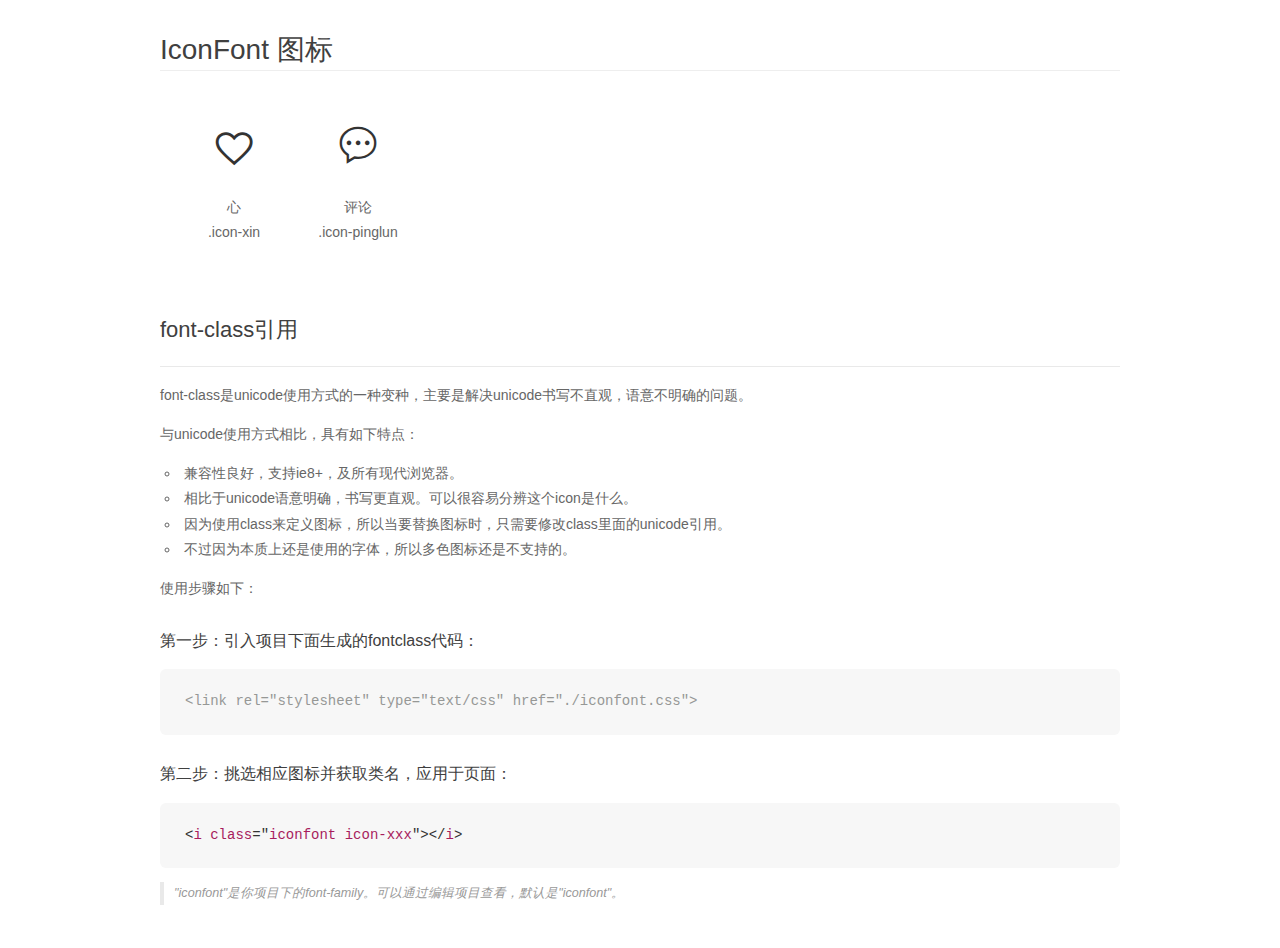
<file: infectious_disease_analysis_platform/visual/static/fonts/demo_fontclass.html>
<!DOCTYPE html>
<html>
<head>
    <meta charset="utf-8"/>
    <title>IconFont</title>
    <link rel="stylesheet" href="demo.css">
    <link rel="stylesheet" href="iconfont.css">
</head>
<body>
    <div class="main markdown">
        <h1>IconFont 图标</h1>
        <ul class="icon_lists clear">
            
                <li>
                <i class="icon iconfont icon-xin"></i>
                    <div class="name">心</div>
                    <div class="fontclass">.icon-xin</div>
                </li>
            
                <li>
                <i class="icon iconfont icon-pinglun"></i>
                    <div class="name">评论</div>
                    <div class="fontclass">.icon-pinglun</div>
                </li>
            
        </ul>

        <h2 id="font-class-">font-class引用</h2>
        <hr>

        <p>font-class是unicode使用方式的一种变种，主要是解决unicode书写不直观，语意不明确的问题。</p>
        <p>与unicode使用方式相比，具有如下特点：</p>
        <ul>
        <li>兼容性良好，支持ie8+，及所有现代浏览器。</li>
        <li>相比于unicode语意明确，书写更直观。可以很容易分辨这个icon是什么。</li>
        <li>因为使用class来定义图标，所以当要替换图标时，只需要修改class里面的unicode引用。</li>
        <li>不过因为本质上还是使用的字体，所以多色图标还是不支持的。</li>
        </ul>
        <p>使用步骤如下：</p>
        <h3 id="-fontclass-">第一步：引入项目下面生成的fontclass代码：</h3>


        <pre><code class="lang-js hljs javascript"><span class="hljs-comment">&lt;link rel="stylesheet" type="text/css" href="./iconfont.css"&gt;</span></code></pre>
        <h3 id="-">第二步：挑选相应图标并获取类名，应用于页面：</h3>
        <pre><code class="lang-css hljs">&lt;<span class="hljs-selector-tag">i</span> <span class="hljs-selector-tag">class</span>="<span class="hljs-selector-tag">iconfont</span> <span class="hljs-selector-tag">icon-xxx</span>"&gt;&lt;/<span class="hljs-selector-tag">i</span>&gt;</code></pre>
        <blockquote>
        <p>"iconfont"是你项目下的font-family。可以通过编辑项目查看，默认是"iconfont"。</p>
        </blockquote>
    </div>
</body>
</html>
</file>
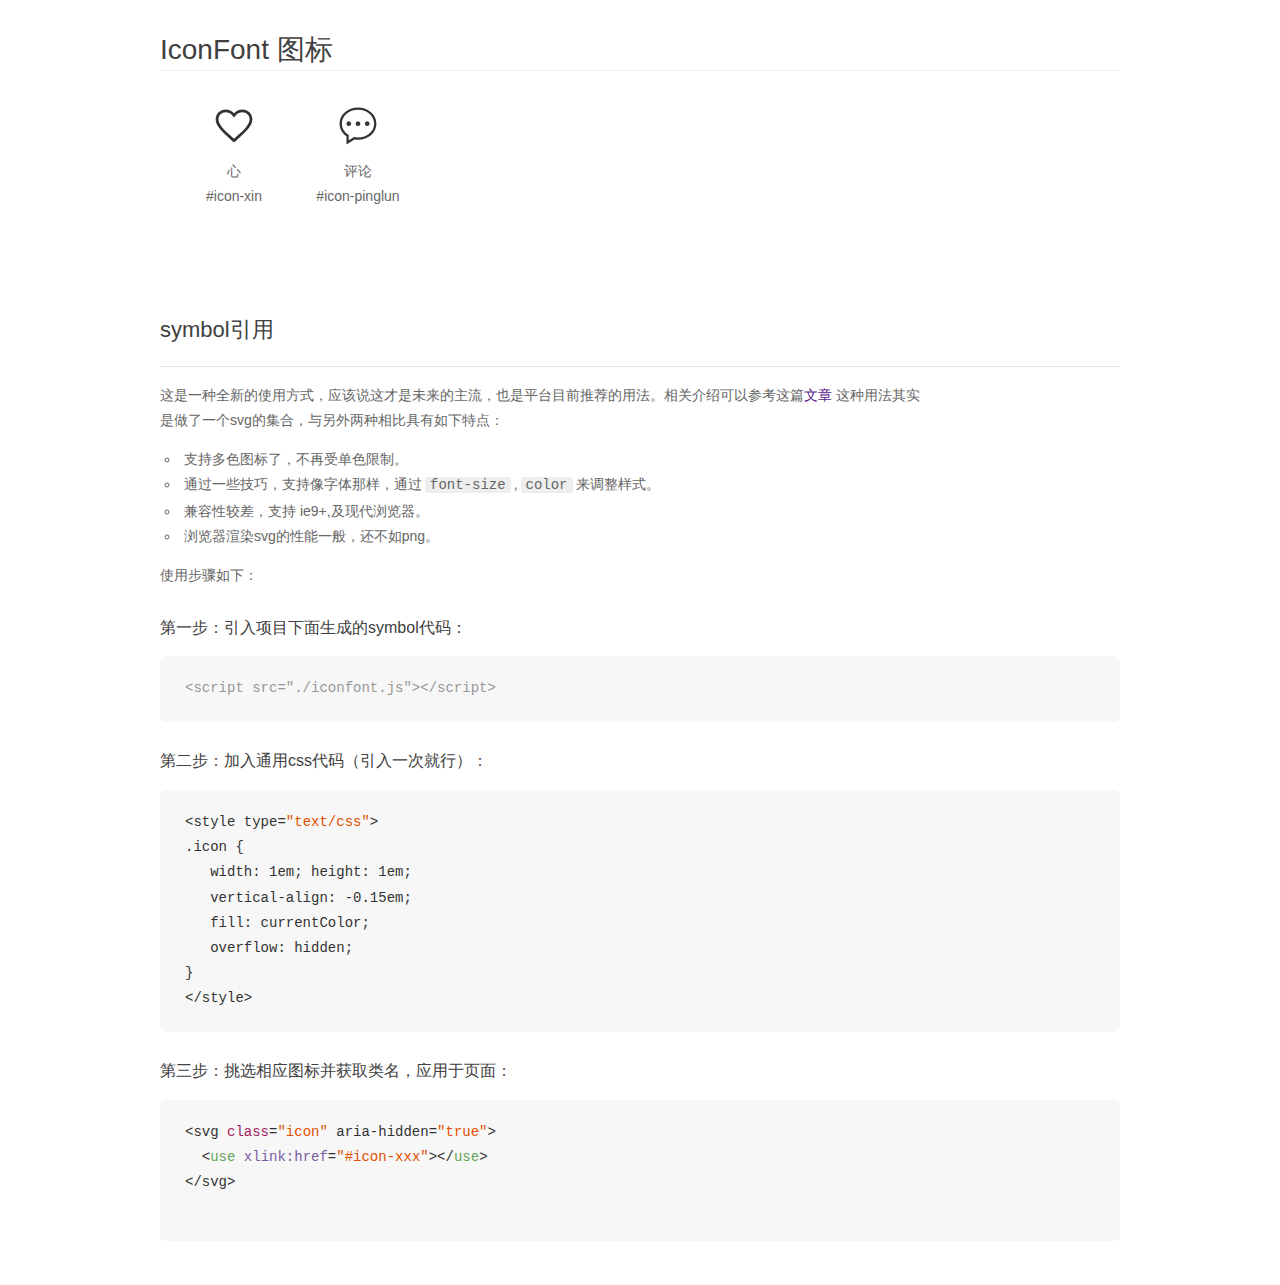
<file: infectious_disease_analysis_platform/visual/static/fonts/demo_symbol.html>
<!DOCTYPE html>
<html>
<head>
    <meta charset="utf-8"/>
    <title>IconFont</title>
    <link rel="stylesheet" href="demo.css">
    <script src="iconfont.js"></script>

    <style type="text/css">
        .icon {
          /* 通过设置 font-size 来改变图标大小 */
          width: 1em; height: 1em;
          /* 图标和文字相邻时，垂直对齐 */
          vertical-align: -0.15em;
          /* 通过设置 color 来改变 SVG 的颜色/fill */
          fill: currentColor;
          /* path 和 stroke 溢出 viewBox 部分在 IE 下会显示
             normalize.css 中也包含这行 */
          overflow: hidden;
        }

    </style>
</head>
<body>
    <div class="main markdown">
        <h1>IconFont 图标</h1>
        <ul class="icon_lists clear">
            
                <li>
                    <svg class="icon" aria-hidden="true">
                        <use xlink:href="#icon-xin"></use>
                    </svg>
                    <div class="name">心</div>
                    <div class="fontclass">#icon-xin</div>
                </li>
            
                <li>
                    <svg class="icon" aria-hidden="true">
                        <use xlink:href="#icon-pinglun"></use>
                    </svg>
                    <div class="name">评论</div>
                    <div class="fontclass">#icon-pinglun</div>
                </li>
            
        </ul>


        <h2 id="symbol-">symbol引用</h2>
        <hr>

        <p>这是一种全新的使用方式，应该说这才是未来的主流，也是平台目前推荐的用法。相关介绍可以参考这篇<a href="">文章</a>
        这种用法其实是做了一个svg的集合，与另外两种相比具有如下特点：</p>
        <ul>
          <li>支持多色图标了，不再受单色限制。</li>
          <li>通过一些技巧，支持像字体那样，通过<code>font-size</code>,<code>color</code>来调整样式。</li>
          <li>兼容性较差，支持 ie9+,及现代浏览器。</li>
          <li>浏览器渲染svg的性能一般，还不如png。</li>
        </ul>
        <p>使用步骤如下：</p>
        <h3 id="-symbol-">第一步：引入项目下面生成的symbol代码：</h3>
        <pre><code class="lang-js hljs javascript"><span class="hljs-comment">&lt;script src="./iconfont.js"&gt;&lt;/script&gt;</span></code></pre>
        <h3 id="-css-">第二步：加入通用css代码（引入一次就行）：</h3>
        <pre><code class="lang-js hljs javascript">&lt;style type=<span class="hljs-string">"text/css"</span>&gt;
.icon {
   width: <span class="hljs-number">1</span>em; height: <span class="hljs-number">1</span>em;
   vertical-align: <span class="hljs-number">-0.15</span>em;
   fill: currentColor;
   overflow: hidden;
}
&lt;<span class="hljs-regexp">/style&gt;</span></code></pre>
        <h3 id="-">第三步：挑选相应图标并获取类名，应用于页面：</h3>
        <pre><code class="lang-js hljs javascript">&lt;svg <span class="hljs-class"><span class="hljs-keyword">class</span></span>=<span class="hljs-string">"icon"</span> aria-hidden=<span class="hljs-string">"true"</span>&gt;<span class="xml"><span class="hljs-tag">
  &lt;<span class="hljs-name">use</span> <span class="hljs-attr">xlink:href</span>=<span class="hljs-string">"#icon-xxx"</span>&gt;</span><span class="hljs-tag">&lt;/<span class="hljs-name">use</span>&gt;</span>
</span>&lt;<span class="hljs-regexp">/svg&gt;
        </span></code></pre>
    </div>
</body>
</html>
</file>
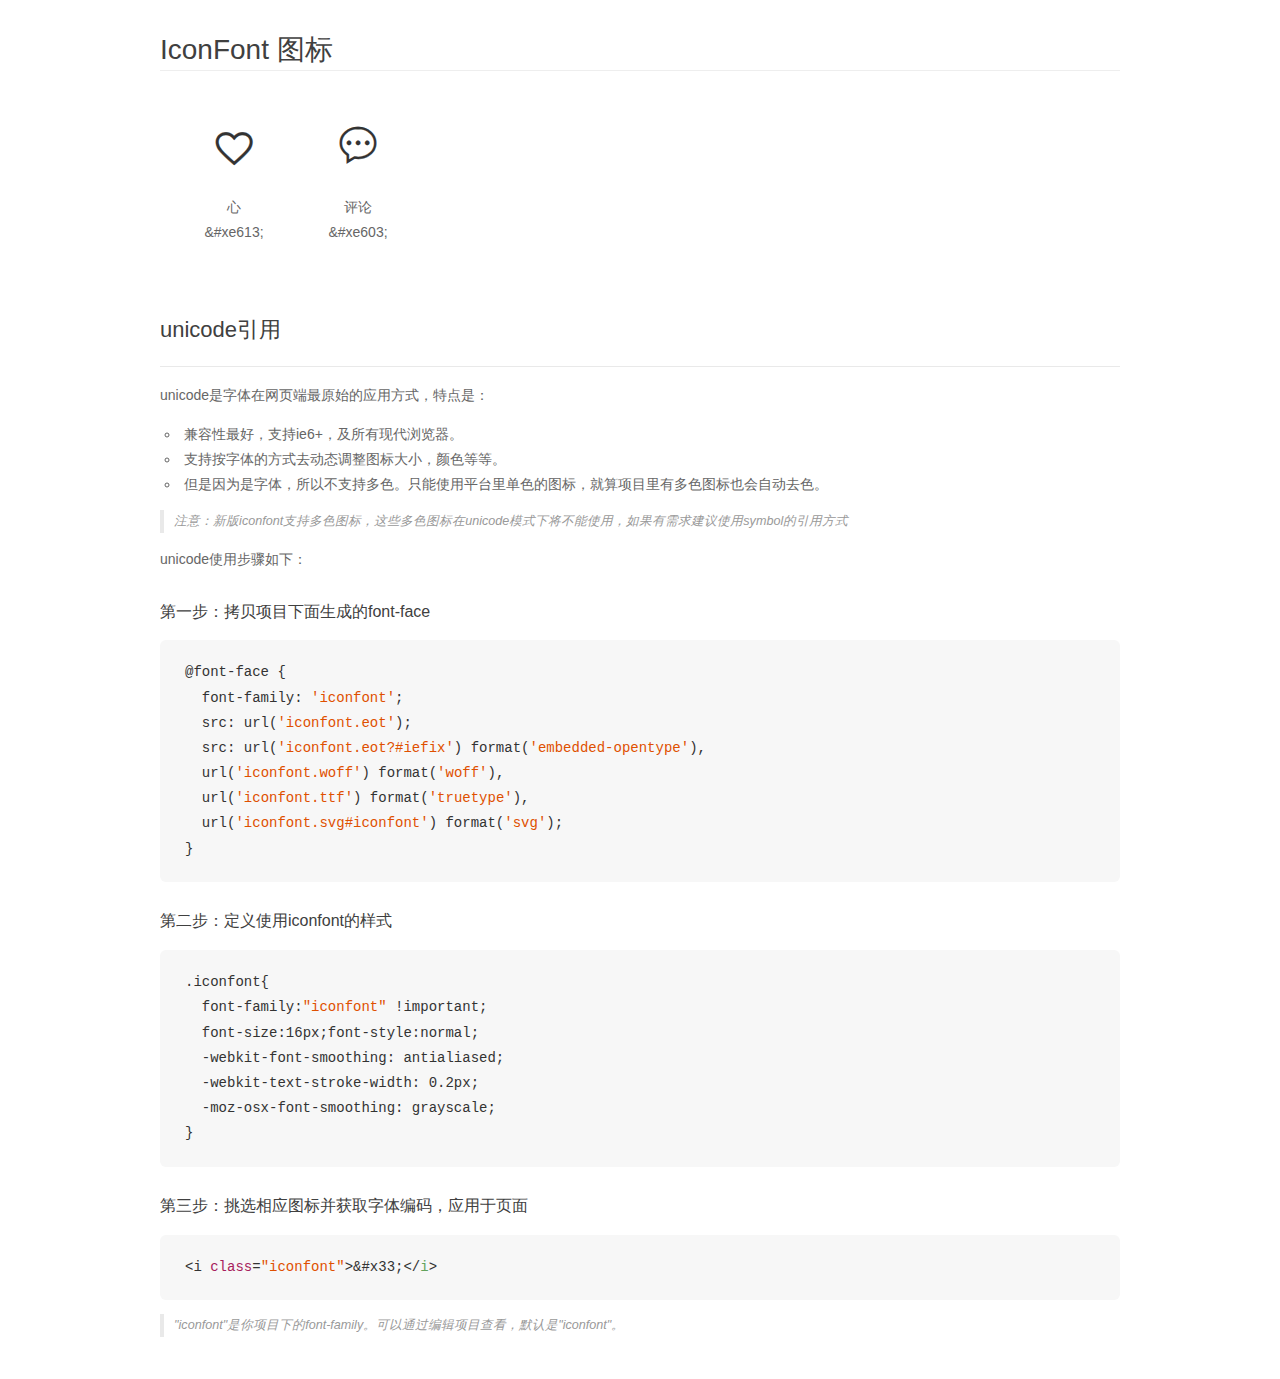
<file: infectious_disease_analysis_platform/visual/static/fonts/demo_unicode.html>
<!DOCTYPE html>
<html>
<head>
    <meta charset="utf-8"/>
    <title>IconFont</title>
    <link rel="stylesheet" href="demo.css">

    <style type="text/css">

        @font-face {font-family: "iconfont";
          src: url('iconfont.eot'); /* IE9*/
          src: url('iconfont.eot#iefix') format('embedded-opentype'), /* IE6-IE8 */
          url('iconfont.woff') format('woff'), /* chrome, firefox */
          url('iconfont.ttf') format('truetype'), /* chrome, firefox, opera, Safari, Android, iOS 4.2+*/
          url('iconfont.svg#iconfont') format('svg'); /* iOS 4.1- */
        }

        .iconfont {
          font-family:"iconfont" !important;
          font-size:16px;
          font-style:normal;
          -webkit-font-smoothing: antialiased;
          -webkit-text-stroke-width: 0.2px;
          -moz-osx-font-smoothing: grayscale;
        }

    </style>
</head>
<body>
    <div class="main markdown">
        <h1>IconFont 图标</h1>
        <ul class="icon_lists clear">
            
                <li>
                <i class="icon iconfont">&#xe613;</i>
                    <div class="name">心</div>
                    <div class="code">&amp;#xe613;</div>
                </li>
            
                <li>
                <i class="icon iconfont">&#xe603;</i>
                    <div class="name">评论</div>
                    <div class="code">&amp;#xe603;</div>
                </li>
            
        </ul>
        <h2 id="unicode-">unicode引用</h2>
        <hr>

        <p>unicode是字体在网页端最原始的应用方式，特点是：</p>
        <ul>
        <li>兼容性最好，支持ie6+，及所有现代浏览器。</li>
        <li>支持按字体的方式去动态调整图标大小，颜色等等。</li>
        <li>但是因为是字体，所以不支持多色。只能使用平台里单色的图标，就算项目里有多色图标也会自动去色。</li>
        </ul>
        <blockquote>
        <p>注意：新版iconfont支持多色图标，这些多色图标在unicode模式下将不能使用，如果有需求建议使用symbol的引用方式</p>
        </blockquote>
        <p>unicode使用步骤如下：</p>
        <h3 id="-font-face">第一步：拷贝项目下面生成的font-face</h3>
        <pre><code class="lang-js hljs javascript">@font-face {
  font-family: <span class="hljs-string">'iconfont'</span>;
  src: url(<span class="hljs-string">'iconfont.eot'</span>);
  src: url(<span class="hljs-string">'iconfont.eot?#iefix'</span>) format(<span class="hljs-string">'embedded-opentype'</span>),
  url(<span class="hljs-string">'iconfont.woff'</span>) format(<span class="hljs-string">'woff'</span>),
  url(<span class="hljs-string">'iconfont.ttf'</span>) format(<span class="hljs-string">'truetype'</span>),
  url(<span class="hljs-string">'iconfont.svg#iconfont'</span>) format(<span class="hljs-string">'svg'</span>);
}
</code></pre>
        <h3 id="-iconfont-">第二步：定义使用iconfont的样式</h3>
        <pre><code class="lang-js hljs javascript">.iconfont{
  font-family:<span class="hljs-string">"iconfont"</span> !important;
  font-size:<span class="hljs-number">16</span>px;font-style:normal;
  -webkit-font-smoothing: antialiased;
  -webkit-text-stroke-width: <span class="hljs-number">0.2</span>px;
  -moz-osx-font-smoothing: grayscale;
}
</code></pre>
        <h3 id="-">第三步：挑选相应图标并获取字体编码，应用于页面</h3>
        <pre><code class="lang-js hljs javascript">&lt;i <span class="hljs-class"><span class="hljs-keyword">class</span></span>=<span class="hljs-string">"iconfont"</span>&gt;&amp;#x33;<span class="xml"><span class="hljs-tag">&lt;/<span class="hljs-name">i</span>&gt;</span></span></code></pre>

        <blockquote>
        <p>"iconfont"是你项目下的font-family。可以通过编辑项目查看，默认是"iconfont"。</p>
        </blockquote>
    </div>


</body>
</html>
</file>
<file: infectious_disease_analysis_platform/visual/static/fonts/iconfont.css>
@font-face {font-family: "iconfont";
  src: url('iconfont.eot?t=1520929100106'); /* IE9*/
  src: url('iconfont.eot?t=1520929100106#iefix') format('embedded-opentype'), /* IE6-IE8 */
  url('[data-uri]') format('woff'),
  url('iconfont.ttf?t=1520929100106') format('truetype'), /* chrome, firefox, opera, Safari, Android, iOS 4.2+*/
  url('iconfont.svg?t=1520929100106#iconfont') format('svg'); /* iOS 4.1- */
}

.iconfont {
  font-family:"iconfont" !important;
  font-size:16px;
  font-style:normal;
  -webkit-font-smoothing: antialiased;
  -moz-osx-font-smoothing: grayscale;
}

.icon-xin:before { content: "\e613"; }

.icon-pinglun:before { content: "\e603"; }
</file>
<file: infectious_disease_analysis_platform/visual/static/fonts/demo.css>
*{margin: 0;padding: 0;list-style: none;}
/*
KISSY CSS Reset
理念：1. reset 的目的不是清除浏览器的默认样式，这仅是部分工作。清除和重置是紧密不可分的。
2. reset 的目的不是让默认样式在所有浏览器下一致，而是减少默认样式有可能带来的问题。
3. reset 期望提供一套普适通用的基础样式。但没有银弹，推荐根据具体需求，裁剪和修改后再使用。
特色：1. 适应中文；2. 基于最新主流浏览器。
维护：玉伯<lifesinger@gmail.com>, 正淳<ragecarrier@gmail.com>
 */

/** 清除内外边距 **/
body, h1, h2, h3, h4, h5, h6, hr, p, blockquote, /* structural elements 结构元素 */
dl, dt, dd, ul, ol, li, /* list elements 列表元素 */
pre, /* text formatting elements 文本格式元素 */
form, fieldset, legend, button, input, textarea, /* form elements 表单元素 */
th, td /* table elements 表格元素 */ {
  margin: 0;
  padding: 0;
}

/** 设置默认字体 **/
body,
button, input, select, textarea /* for ie */ {
  font: 12px/1.5 tahoma, arial, \5b8b\4f53, sans-serif;
}
h1, h2, h3, h4, h5, h6 { font-size: 100%; }
address, cite, dfn, em, var { font-style: normal; } /* 将斜体扶正 */
code, kbd, pre, samp { font-family: courier new, courier, monospace; } /* 统一等宽字体 */
small { font-size: 12px; } /* 小于 12px 的中文很难阅读，让 small 正常化 */

/** 重置列表元素 **/
ul, ol { list-style: none; }

/** 重置文本格式元素 **/
a { text-decoration: none; }
a:hover { text-decoration: underline; }


/** 重置表单元素 **/
legend { color: #000; } /* for ie6 */
fieldset, img { border: 0; } /* img 搭车：让链接里的 img 无边框 */
button, input, select, textarea { font-size: 100%; } /* 使得表单元素在 ie 下能继承字体大小 */
/* 注：optgroup 无法扶正 */

/** 重置表格元素 **/
table { border-collapse: collapse; border-spacing: 0; }

/* 清除浮动 */
.ks-clear:after, .clear:after {
  content: '\20';
  display: block;
  height: 0;
  clear: both;
}
.ks-clear, .clear {
  *zoom: 1;
}

.main {
  padding: 30px 100px;
width: 960px;
margin: 0 auto;
}
.main h1{font-size:36px; color:#333; text-align:left;margin-bottom:30px; border-bottom: 1px solid #eee;}

.helps{margin-top:40px;}
.helps pre{
  padding:20px;
  margin:10px 0;
  border:solid 1px #e7e1cd;
  background-color: #fffdef;
  overflow: auto;
}

.icon_lists{
  width: 100% !important;

}

.icon_lists li{
  float:left;
  width: 100px;
  height:180px;
  text-align: center;
  list-style: none !important;
}
.icon_lists .icon{
  font-size: 42px;
  line-height: 100px;
  margin: 10px 0;
  color:#333;
  -webkit-transition: font-size 0.25s ease-out 0s;
  -moz-transition: font-size 0.25s ease-out 0s;
  transition: font-size 0.25s ease-out 0s;

}
.icon_lists .icon:hover{
  font-size: 100px;
}



.markdown {
  color: #666;
  font-size: 14px;
  line-height: 1.8;
}

.highlight {
  line-height: 1.5;
}

.markdown img {
  vertical-align: middle;
  max-width: 100%;
}

.markdown h1 {
  color: #404040;
  font-weight: 500;
  line-height: 40px;
  margin-bottom: 24px;
}

.markdown h2,
.markdown h3,
.markdown h4,
.markdown h5,
.markdown h6 {
  color: #404040;
  margin: 1.6em 0 0.6em 0;
  font-weight: 500;
  clear: both;
}

.markdown h1 {
  font-size: 28px;
}

.markdown h2 {
  font-size: 22px;
}

.markdown h3 {
  font-size: 16px;
}

.markdown h4 {
  font-size: 14px;
}

.markdown h5 {
  font-size: 12px;
}

.markdown h6 {
  font-size: 12px;
}

.markdown hr {
  height: 1px;
  border: 0;
  background: #e9e9e9;
  margin: 16px 0;
  clear: both;
}

.markdown p,
.markdown pre {
  margin: 1em 0;
}

.markdown > p,
.markdown > blockquote,
.markdown > .highlight,
.markdown > ol,
.markdown > ul {
  width: 80%;
}

.markdown ul > li {
  list-style: circle;
}

.markdown > ul li,
.markdown blockquote ul > li {
  margin-left: 20px;
  padding-left: 4px;
}

.markdown > ul li p,
.markdown > ol li p {
  margin: 0.6em 0;
}

.markdown ol > li {
  list-style: decimal;
}

.markdown > ol li,
.markdown blockquote ol > li {
  margin-left: 20px;
  padding-left: 4px;
}

.markdown code {
  margin: 0 3px;
  padding: 0 5px;
  background: #eee;
  border-radius: 3px;
}

.markdown pre {
  border-radius: 6px;
  background: #f7f7f7;
  padding: 20px;
}

.markdown pre code {
  border: none;
  background: #f7f7f7;
  margin: 0;
}

.markdown strong,
.markdown b {
  font-weight: 600;
}

.markdown > table {
  border-collapse: collapse;
  border-spacing: 0px;
  empty-cells: show;
  border: 1px solid #e9e9e9;
  width: 95%;
  margin-bottom: 24px;
}

.markdown > table th {
  white-space: nowrap;
  color: #333;
  font-weight: 600;

}

.markdown > table th,
.markdown > table td {
  border: 1px solid #e9e9e9;
  padding: 8px 16px;
  text-align: left;
}

.markdown > table th {
  background: #F7F7F7;
}

.markdown blockquote {
  font-size: 90%;
  color: #999;
  border-left: 4px solid #e9e9e9;
  padding-left: 0.8em;
  margin: 1em 0;
  font-style: italic;
}

.markdown blockquote p {
  margin: 0;
}

.markdown .anchor {
  opacity: 0;
  transition: opacity 0.3s ease;
  margin-left: 8px;
}

.markdown .waiting {
  color: #ccc;
}

.markdown h1:hover .anchor,
.markdown h2:hover .anchor,
.markdown h3:hover .anchor,
.markdown h4:hover .anchor,
.markdown h5:hover .anchor,
.markdown h6:hover .anchor {
  opacity: 1;
  display: inline-block;
}

.markdown > br,
.markdown > p > br {
  clear: both;
}


.hljs {
  display: block;
  background: white;
  padding: 0.5em;
  color: #333333;
  overflow-x: auto;
}

.hljs-comment,
.hljs-meta {
  color: #969896;
}

.hljs-string,
.hljs-variable,
.hljs-template-variable,
.hljs-strong,
.hljs-emphasis,
.hljs-quote {
  color: #df5000;
}

.hljs-keyword,
.hljs-selector-tag,
.hljs-type {
  color: #a71d5d;
}

.hljs-literal,
.hljs-symbol,
.hljs-bullet,
.hljs-attribute {
  color: #0086b3;
}

.hljs-section,
.hljs-name {
  color: #63a35c;
}

.hljs-tag {
  color: #333333;
}

.hljs-title,
.hljs-attr,
.hljs-selector-id,
.hljs-selector-class,
.hljs-selector-attr,
.hljs-selector-pseudo {
  color: #795da3;
}

.hljs-addition {
  color: #55a532;
  background-color: #eaffea;
}

.hljs-deletion {
  color: #bd2c00;
  background-color: #ffecec;
}

.hljs-link {
  text-decoration: underline;
}

pre{
  background: #fff;
}
</file>
